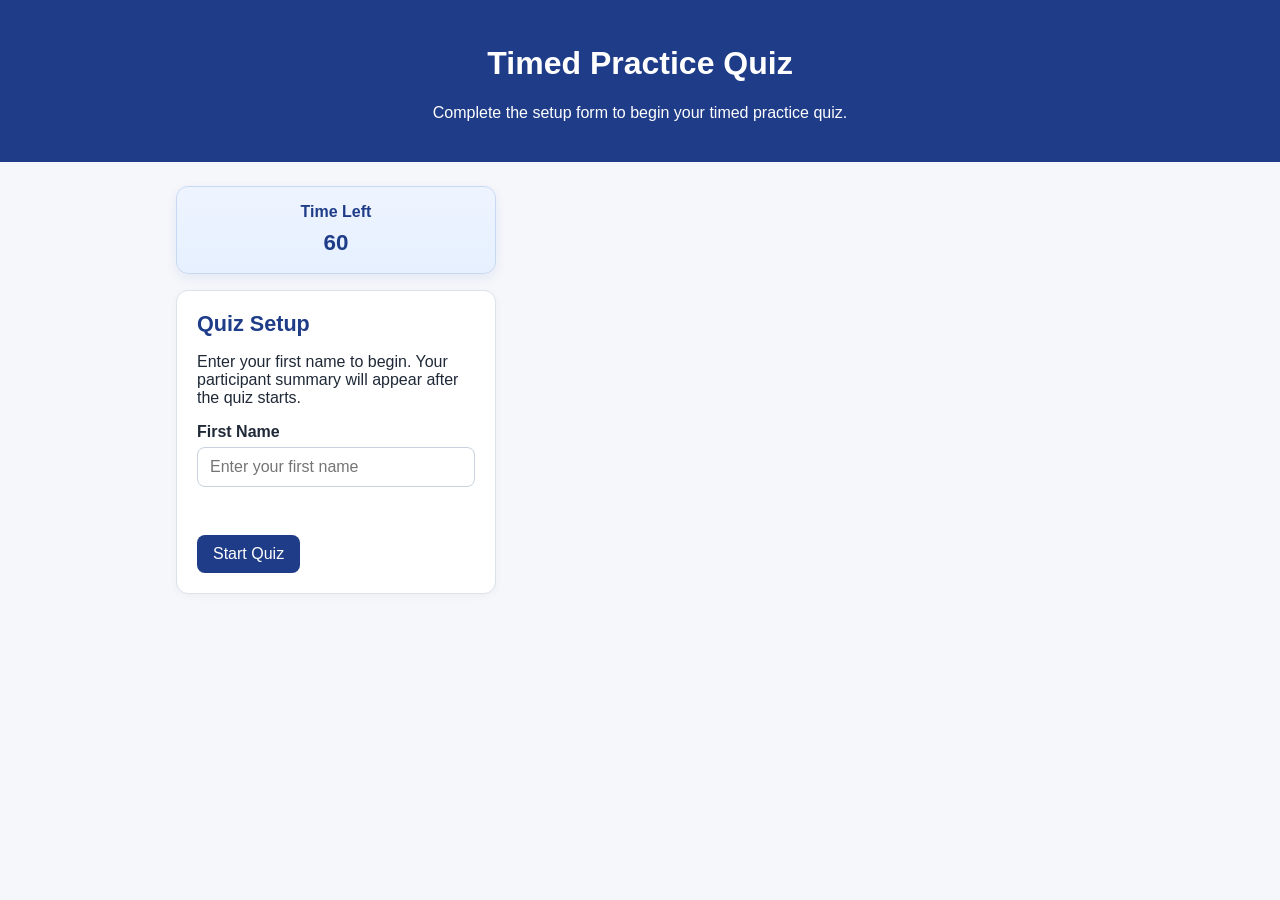
<file: week-7/project7/index.html>
<!-- ==================================================
     Timed Practice Quiz Application
     ==================================================
     This HTML document provides a timed math quiz interface.
     - Participants enter their first name to start
     - A countdown timer tracks remaining quiz time
     - Users answer 5 math problems
     - Results display showing total correct answers
     ================================================== -->

<!doctype html>
<html lang="en">
  <head>
    <meta charset="utf-8" />
    <meta name="viewport" content="width=device-width,initial-scale=1.0" />
    <title>Timed Practice Quiz</title>
    <link rel="stylesheet" href="styles.css" />
    <script src="app.js" defer></script>
  </head>
  <body>
    <header>
      <h1>Timed Practice Quiz</h1>
      <p>Complete the setup form to begin your timed practice quiz.</p>
    </header>

    <main>
      <div class="app-grid">
        <aside class="sidebar">
          <!-- Countdown timer moved to the sidebar above setup form -->
          <div class="timer-box">
            <span class="timer-label">Time Left</span>
            <input id="quizClock" value="60" readonly aria-label="Time left in seconds" />
          </div>

          <section class="setup-section">
            <h2>Quiz Setup</h2>

            <p class="section-note">
              Enter your first name to begin. Your participant summary will
              appear after the quiz starts.
            </p>

            <form id="quizSetup" novalidate>
              <div class="form-row">
                <label for="firstName">First Name</label>
                <input
                  type="text"
                  id="firstName"
                  name="firstName"
                  placeholder="Enter your first name"
                  required
                />
              </div>

              <p id="errorBox" class="error-box"></p>

              <div class="form-actions">
                <button type="submit" id="startQuizBtn">Start Quiz</button>
              </div>
            </form>
          </section>

          <section id="summarySection" class="summary-section hidden">
            <h2>Participant Summary</h2>
            <div class="summary-grid">
              <p>
                <strong>First Name:</strong>
                <span id="summaryFirstName"></span>
              </p>
            </div>
          </section>
        </aside>

        <section id="quizSection" class="quiz-section hidden">
          <div class="quiz-header">
            <div>
              <h2>Quiz Questions</h2>
              <p class="section-note">
                Answer each question before the timer reaches zero.
              </p>
            </div>
          </div>

          <div id="quizQuestions" class="questions-list">
            <div class="question-row">
              <div class="question-content">
                <div class="question-label">Question 1</div>
                <div class="question-text">
                  <label for="question1">5 + 2x = 25</label>
                </div>
                <div class="question-input">
                  <input id="question1" type="text" aria-label="Answer for question 1" />
                </div>
              </div>
            </div>

            <div class="question-row">
              <div class="question-content">
                <div class="question-label">Question 2</div>
                <div class="question-text">
                  <label for="question2">30 - 5x = 10</label>
                </div>
                <div class="question-input">
                  <input id="question2" type="text" aria-label="Answer for question 2" />
                </div>
              </div>
            </div>

            <div class="question-row">
              <div class="question-content">
                <div class="question-label">Question 3</div>
                <div class="question-text">
                  <label for="question3">6 + 3x = -12</label>
                </div>
                <div class="question-input">
                  <input id="question3" type="text" aria-label="Answer for question 3" />
                </div>
              </div>
            </div>

            <div class="question-row">
              <div class="question-content">
                <div class="question-label">Question 4</div>
                <div class="question-text">
                  <label for="question4">44 - 12x = -16</label>
                </div>
                <div class="question-input">
                  <input id="question4" type="text" aria-label="Answer for question 4" />
                </div>
              </div>
            </div>

            <div class="question-row">
              <div class="question-content">
                <div class="question-label">Question 5</div>
                <div class="question-text">
                  <label for="question5">48 + 6x = 6</label>
                </div>
                <div class="question-input">
                  <input id="question5" type="text" aria-label="Answer for question 5" />
                </div>
              </div>
            </div>
          </div>
        </section>
      </div>

      <section id="resultsSection" class="results-section hidden">
        <h2>Quiz Results</h2>
        <p id="resultsMessage"></p>
      </section>
    </main>
  </body>
</html>
</file>
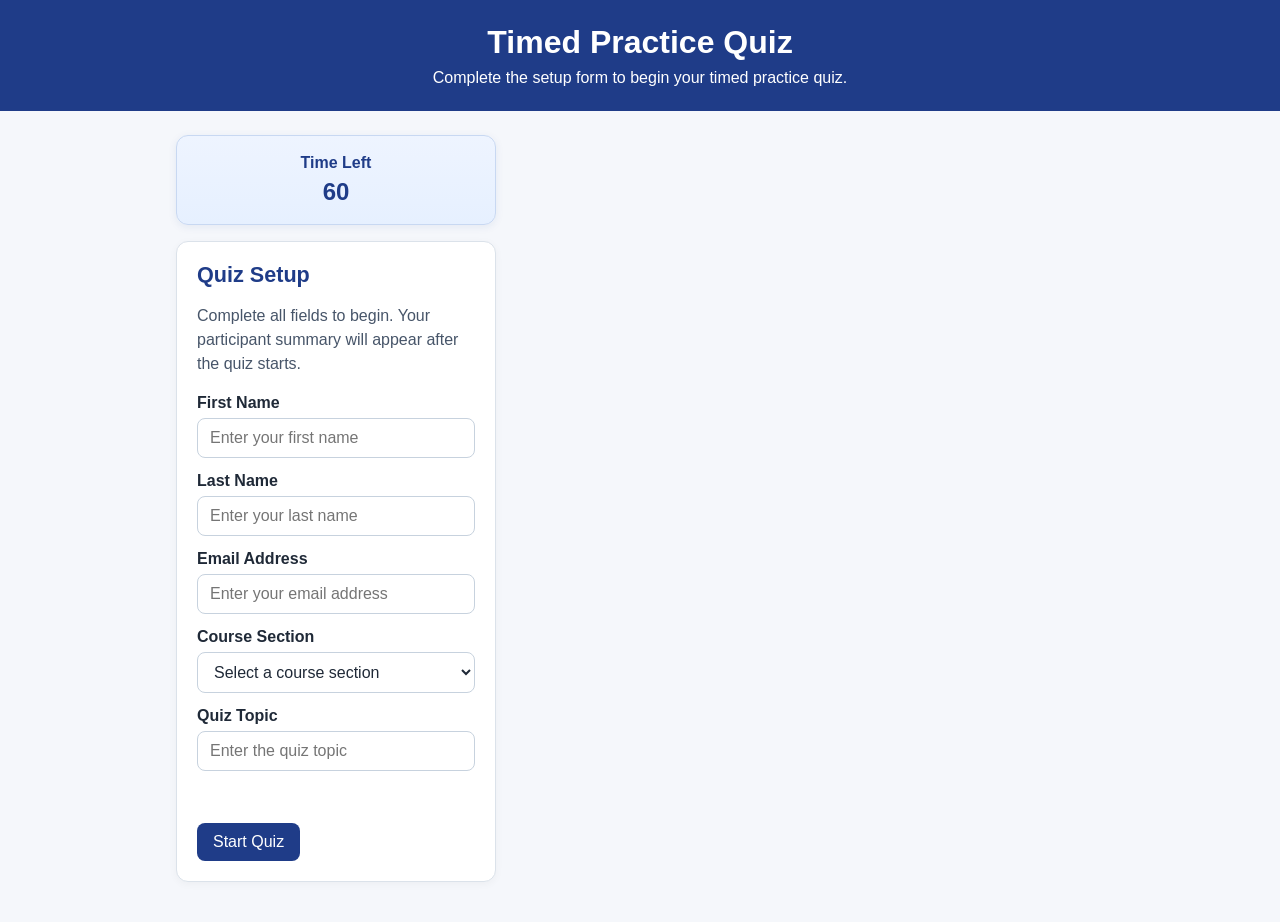
<file: week-8/project8/index.html>
<!-- ==================================================
     Timed Practice Quiz Application
     ==================================================
     This HTML document provides a timed math quiz interface.
     - Participants enter setup information before starting
     - A countdown timer tracks remaining quiz time
     - Users answer 5 math problems
     - Results display showing total correct answers
     ================================================== -->

<!doctype html>
<html lang="en">
  <head>
    <meta charset="utf-8" />
    <meta name="viewport" content="width=device-width,initial-scale=1.0" />
    <title>Timed Practice Quiz</title>
    <link rel="stylesheet" href="styles.css" />
    <script src="app.js" defer></script>
  </head>
  <body>
    <header>
      <h1>Timed Practice Quiz</h1>
      <p>Complete the setup form to begin your timed practice quiz.</p>
    </header>

    <main>
      <div class="app-grid">
        <aside class="sidebar">
          <!-- Countdown timer remains in the sidebar and is visually grouped with it -->
          <div class="timer-box">
            <span class="timer-label">Time Left</span>
            <input id="quizClock" value="60" readonly aria-label="Time left in seconds" />
          </div>

          <section class="setup-section">
            <h2>Quiz Setup</h2>

            <p class="section-note">
              Complete all fields to begin. Your participant summary will
              appear after the quiz starts.
            </p>

            <form id="quizSetup" novalidate>
              <div class="form-row">
                <label for="firstName">First Name</label>
                <input
                  type="text"
                  id="firstName"
                  name="firstName"
                  placeholder="Enter your first name"
                  autocomplete="given-name"
                  required
                />
              </div>

              <div class="form-row">
                <label for="lastName">Last Name</label>
                <input
                  type="text"
                  id="lastName"
                  name="lastName"
                  placeholder="Enter your last name"
                  autocomplete="family-name"
                  required
                />
              </div>

              <div class="form-row">
                <label for="emailAddress">Email Address</label>
                <input
                  type="email"
                  id="emailAddress"
                  name="emailAddress"
                  placeholder="Enter your email address"
                  autocomplete="email"
                  required
                />
              </div>

              <div class="form-row">
                <label for="courseSection">Course Section</label>
                <select id="courseSection" name="courseSection" required>
                  <option value="">Select a course section</option>
                  <option value="WEB 231">WEB 231</option>
                  <option value="WEB 330">WEB 330</option>
                  <option value="WEB 340">WEB 340</option>
                  <option value="WEB 425">WEB 425</option>
                </select>
              </div>

              <div class="form-row">
                <label for="quizTopic">Quiz Topic</label>
                <input
                  type="text"
                  id="quizTopic"
                  name="quizTopic"
                  placeholder="Enter the quiz topic"
                  required
                />
              </div>

              <p id="errorBox" class="error-box" aria-live="polite"></p>

              <div class="form-actions">
                <button type="submit" id="startQuizBtn">Start Quiz</button>
              </div>
            </form>
          </section>

          <section id="summarySection" class="summary-section hidden">
            <h2>Participant Summary</h2>
            <div class="summary-grid">
              <p>
                <strong>First Name:</strong>
                <span id="summaryFirstName"></span>
              </p>
              <p>
                <strong>Last Name:</strong>
                <span id="summaryLastName"></span>
              </p>
              <p>
                <strong>Email Address:</strong>
                <span id="summaryEmailAddress"></span>
              </p>
              <p>
                <strong>Course Section:</strong>
                <span id="summaryCourseSection"></span>
              </p>
              <p>
                <strong>Quiz Topic:</strong>
                <span id="summaryQuizTopic"></span>
              </p>
            </div>
          </section>
        </aside>

        <section id="quizSection" class="quiz-section hidden">
          <div class="quiz-header">
            <div>
              <h2>Quiz Questions</h2>
              <p class="section-note">
                Answer each question before the timer reaches zero.
              </p>
            </div>
          </div>

          <div id="quizQuestions" class="questions-list">
            <div class="question-row">
              <div class="question-content">
                <div class="question-label">Question 1</div>
                <div class="question-text">
                  <label for="question1">5 + 2x = 25</label>
                </div>
                <div class="question-input">
                  <input id="question1" type="text" aria-label="Answer for question 1" />
                </div>
              </div>
            </div>

            <div class="question-row">
              <div class="question-content">
                <div class="question-label">Question 2</div>
                <div class="question-text">
                  <label for="question2">30 - 5x = 10</label>
                </div>
                <div class="question-input">
                  <input id="question2" type="text" aria-label="Answer for question 2" />
                </div>
              </div>
            </div>

            <div class="question-row">
              <div class="question-content">
                <div class="question-label">Question 3</div>
                <div class="question-text">
                  <label for="question3">6 + 3x = -12</label>
                </div>
                <div class="question-input">
                  <input id="question3" type="text" aria-label="Answer for question 3" />
                </div>
              </div>
            </div>

            <div class="question-row">
              <div class="question-content">
                <div class="question-label">Question 4</div>
                <div class="question-text">
                  <label for="question4">44 - 12x = -16</label>
                </div>
                <div class="question-input">
                  <input id="question4" type="text" aria-label="Answer for question 4" />
                </div>
              </div>
            </div>

            <div class="question-row">
              <div class="question-content">
                <div class="question-label">Question 5</div>
                <div class="question-text">
                  <label for="question5">48 + 6x = 6</label>
                </div>
                <div class="question-input">
                  <input id="question5" type="text" aria-label="Answer for question 5" />
                </div>
              </div>
            </div>
          </div>
        </section>
      </div>

      <section id="resultsSection" class="results-section hidden">
        <h2>Quiz Results</h2>
        <p id="resultsMessage"></p>
      </section>
    </main>
  </body>
</html>
</file>
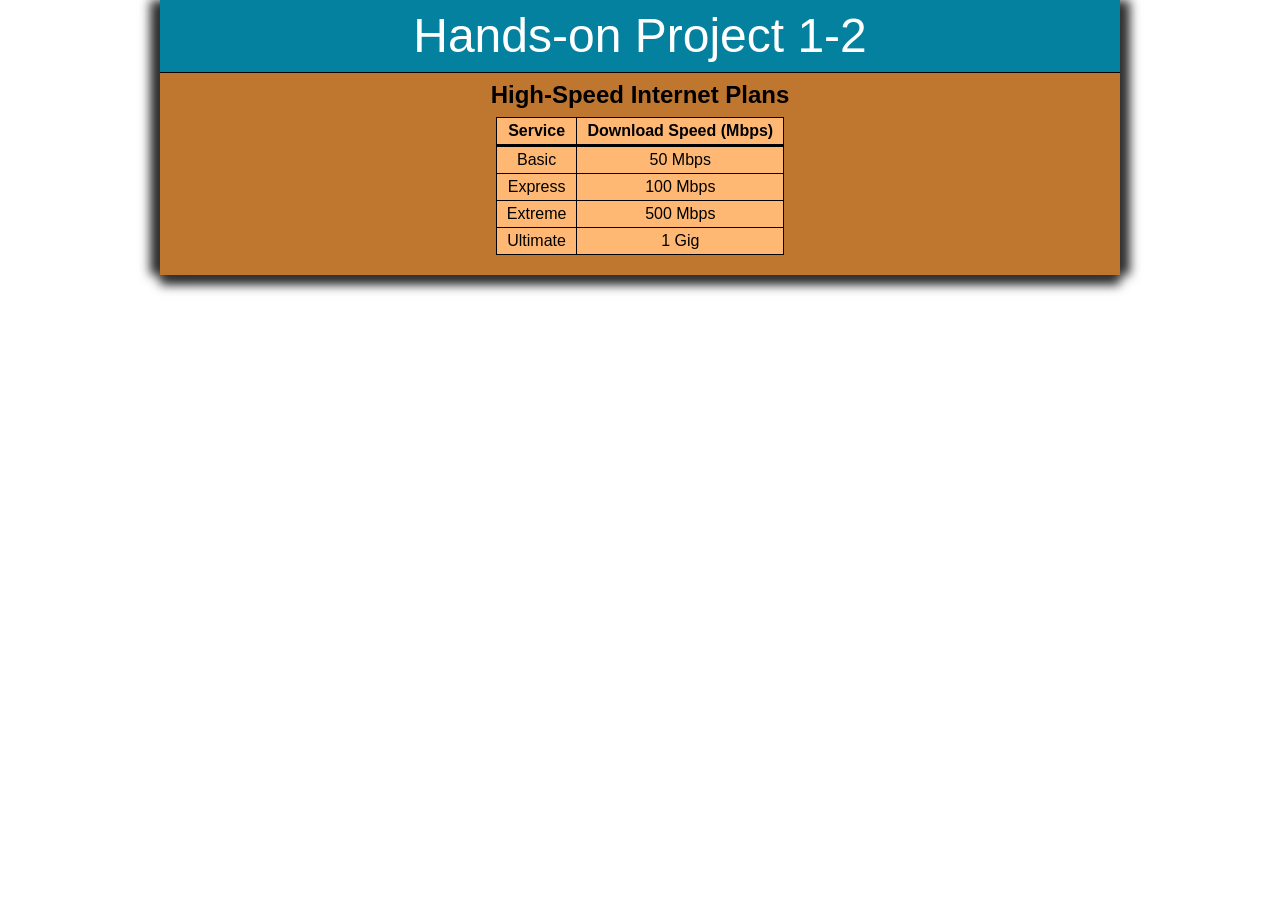
<file: week-1/project1/project01-02.html>
<!DOCTYPE html>
<html>
<head>
   <!--
      JavaScript 7th Edition
      Chapter 1
      Hands-on Project 1-2

      Author: Ammar Ahmed
      Date:   08/10/2026

      Filename: project01-02.html
   -->
   <meta charset="utf-8" />
   <meta name="viewport" content="width=device-width,initial-scale=1.0">
   <title>Hands-on Project 1-2</title>
   <link rel="stylesheet" href="styles.css" />
   <script src="project01-02.js"></script>
</head>

<body>
   <header>
      <h1>
         Hands-on Project 1-2
      </h1>
   </header>

   <article>
      <h2>High-Speed Internet Plans</h2>

      <table>
         <thead>
            <tr>
               <th>Service</th>
               <th>Download Speed (Mbps)</th>
            </tr>
         </thead>
         <tbody>
            <tr>
               <td>
                  <script>document.write(service1Name);</script>
               </td>
               <td>
                  <script>document.write(service1Speed);</script>
               </td>
            </tr>
            <tr>
               <td>
                  <script>document.write(service2Name);</script>
               </td>
               <td>
                  <script>document.write(service2Speed);</script>
               </td>
            </tr>
            <tr>
               <td>
                  <script>document.write(service3Name);</script>
               </td>
               <td>
                  <script>document.write(service3Speed);</script>
               </td>
            </tr>
            <tr>
               <td>
                  <script>document.write(service4Name);</script>
               </td>
               <td>
                  <script>document.write(service4Speed);</script>
               </td>
            </tr>
         </tbody>
      </table>
   </article>
</body>
</html>
</file>
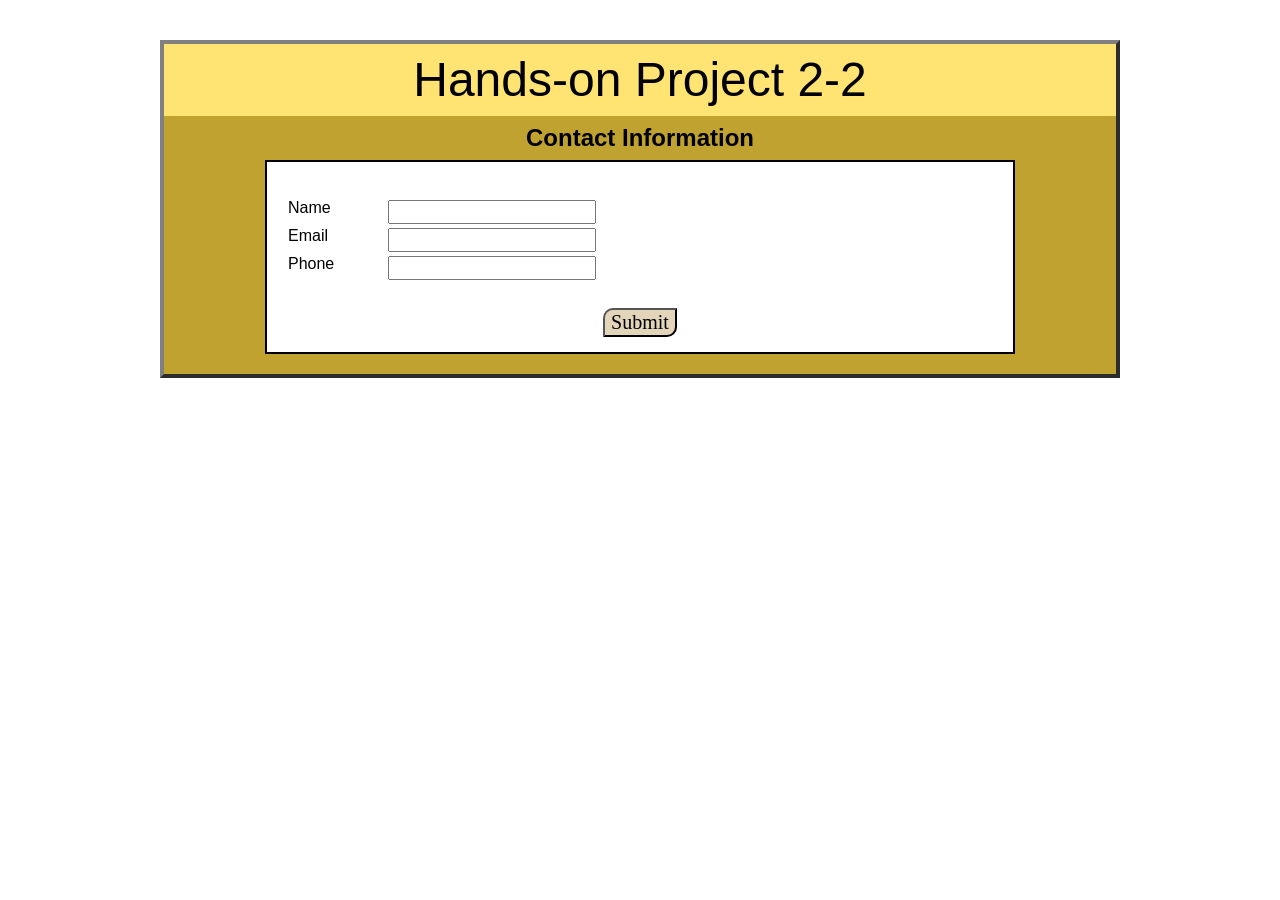
<file: week-2/project2/project02-02.html>
<!DOCTYPE html>
<html>
<head>
   <!--
      JavaScript 7th Edition
      Chapter 2
      Hands-on Project 2-2

      Author: Ammar Ahmed
      Date:   08/18/2026

      Filename: project02-02.html
   -->
   <meta charset="utf-8" />
   <meta name="viewport" content="width=device-width,initial-scale=1.0">
   <title>Hands-on Project 2-2</title>
   <link rel="stylesheet" href="styles.css" />
   <script src="project02-02.js" defer></script>
</head>

<body>
   <header>
      <h1>
         Hands-on Project 2-2
      </h1>
   </header>

   <article>
      <h2>Contact Information</h2>
      <form>
        <fieldset id="contactinfo">
          <label for="nameinput">
            Name
            <input type="text" id="name" name="name" />
          </label>
          <label for="emailinput">
            Email
            <input type="text" id="email" name="email" />
          </label>
          <label for="phoneinput">
            Phone
            <input type="text" id="phone" name="phone" />
          </label>
        </fieldset>
        <fieldset id="submitbutton">
          <input type="button" id="submit" value="Submit" />
        </fieldset>
     </form>
   </article>
</body>
</html>
</file>
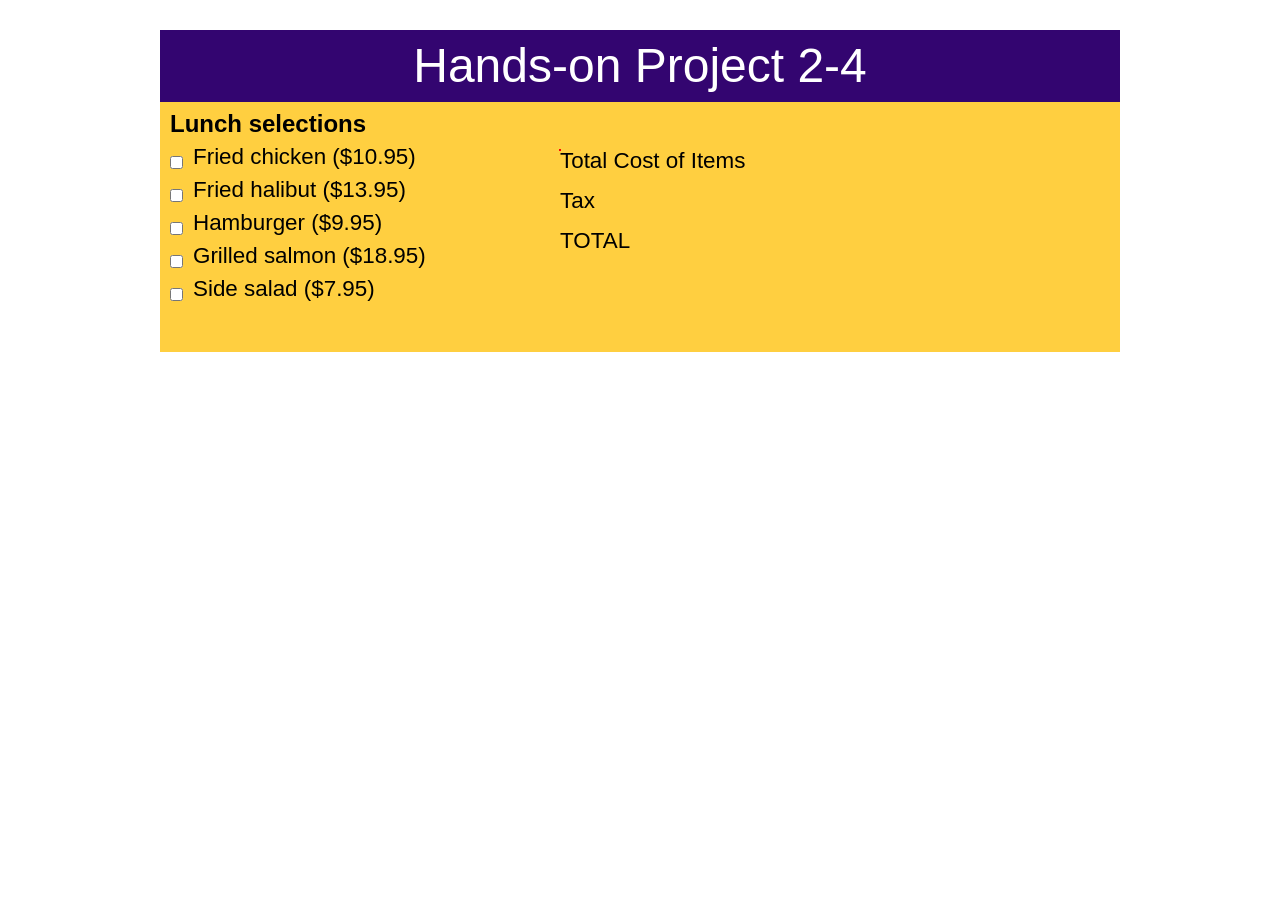
<file: week-3/project3/project02-04.html>
<!DOCTYPE html>
<html>
<head>
   <!--
      JavaScript 6th Edition
      Chapter 2
      Hands-on Project 2-4

      Author: Ammar Ahmed
      Date:   08/24/2026

      Filename: project02-04.html
   -->
   <meta charset="utf-8" />
   <meta name="viewport" content="width=device-width,initial-scale=1.0">
   <title>Hands-on Project 2-4</title>
   <link rel="stylesheet" href="styles.css" />
   <script src="project02-04.js" defer></script>
</head>

<body>
   <header>
      <h1>
         Hands-on Project 2-4
      </h1>
   </header>

   <article>
      <h2>Lunch selections</h2>
      <form>
         <input type="checkbox" id="chicken" value="10.95" />
         <label for="chicken">Fried chicken ($10.95)</label>
         <input type="checkbox" id="halibut" value="13.95" />
         <label for="halibut">Fried halibut ($13.95)</label>
         <input type="checkbox" id="burger" value="9.95" />
         <label for="burger">Hamburger ($9.95)</label>
         <input type="checkbox" id="salmon" value="18.95" />
         <label for="salmon">Grilled salmon ($18.95)</label>
         <input type="checkbox" id="salad" value="7.95" />
         <label for="salad">Side salad ($7.95)</label>
      </form>
   </article>
   
   <aside>
      <span id="totalLab">Total Cost of Items</span>
      <span id="foodTotal"></span>
      <span id="taxLab">Tax</span>
      <span id="foodTax"></span>
      <span id="billLab">TOTAL</span>
      <span id="totalBill"></span>       
      
   </aside>
</body>
</html>
</file>
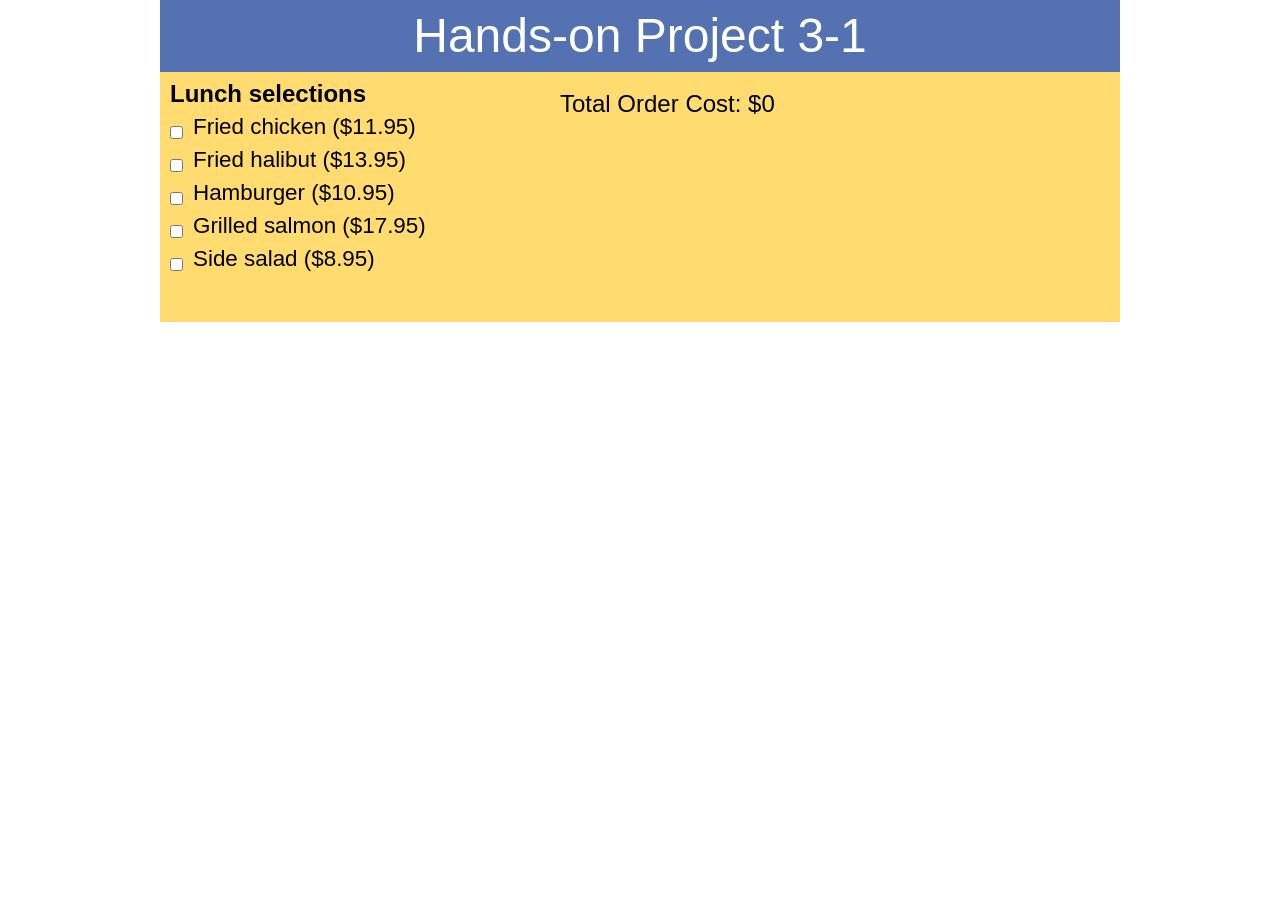
<file: week-4/project4/project03-01.html>
<!DOCTYPE html>
<html>
<head>
   <!--
      JavaScript 7th Edition
      Chapter 3
      Hands-on Project 3-1

      Author: Ammar Ahmed
      Date: 08/31/2026

      Filename: project03-01.html
   -->

   <meta charset="utf-8" />
   <meta name="viewport" content="width=device-width,initial-scale=1.0">
   <title>Hands-on Project 3-1</title>
   <link rel="stylesheet" href="styles.css" />
   <script src="project03-01.js" defer></script>
</head>

<body>
<header>
   <h1>
      Hands-on Project 3-1
   </h1>
</header>

<article>
   <h2>Lunch selections</h2>

   <form>
      <input type="checkbox" class="menuItem" id="item1" value="11.95" />
      <label for="item1">Fried chicken ($11.95)</label>

      <input type="checkbox" class="menuItem" id="item2" value="13.95" />
      <label for="item2">Fried halibut ($13.95)</label>

      <input type="checkbox" class="menuItem" id="item3" value="10.95" />
      <label for="item3">Hamburger ($10.95)</label>

      <input type="checkbox" class="menuItem" id="item4" value="17.95" />
      <label for="item4">Grilled salmon ($17.95)</label>

      <input type="checkbox" class="menuItem" id="item5" value="8.95" />
      <label for="item5">Side salad ($8.95)</label>
   </form>

   <aside>
      Total Order Cost: <span id="billTotal">$0</span>
   </aside>
</article>
</body>
</html>
</file>
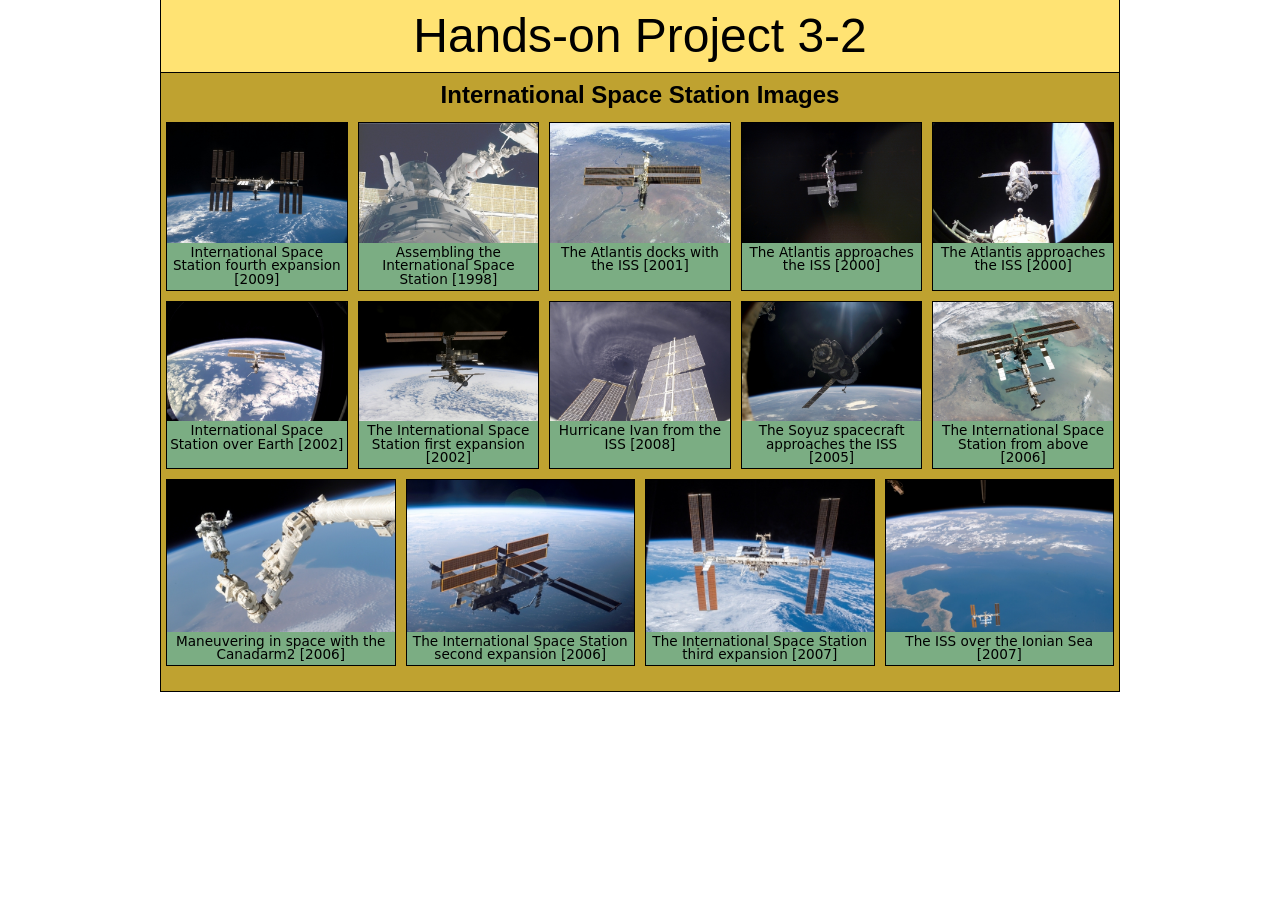
<file: week-5/project5/project03-02.html>
<!DOCTYPE html>
<html>
<head>
   <!--
      JavaScript 7th Edition
      Chapter 3
      Hands-on Project 3-2

      Author: Ammar Ahmed
      Date:   09/10/2026

      Filename: project03-02.html
   -->
   <meta charset="utf-8" />
   <meta name="viewport" content="width=device-width,initial-scale=1.0">
   <title>Hands-on Project 3-2</title>
   <link rel="stylesheet" href="styles.css" />
   <script src="project03-02.js" defer></script>
</head>

<body>
   <header>
      <h1>
         Hands-on Project 3-2
      </h1>
   </header>

   <article>
      <h2>International Space Station Images</h2>
      <div id="gallery"></div>
   </article>
</body>
</html>
</file>
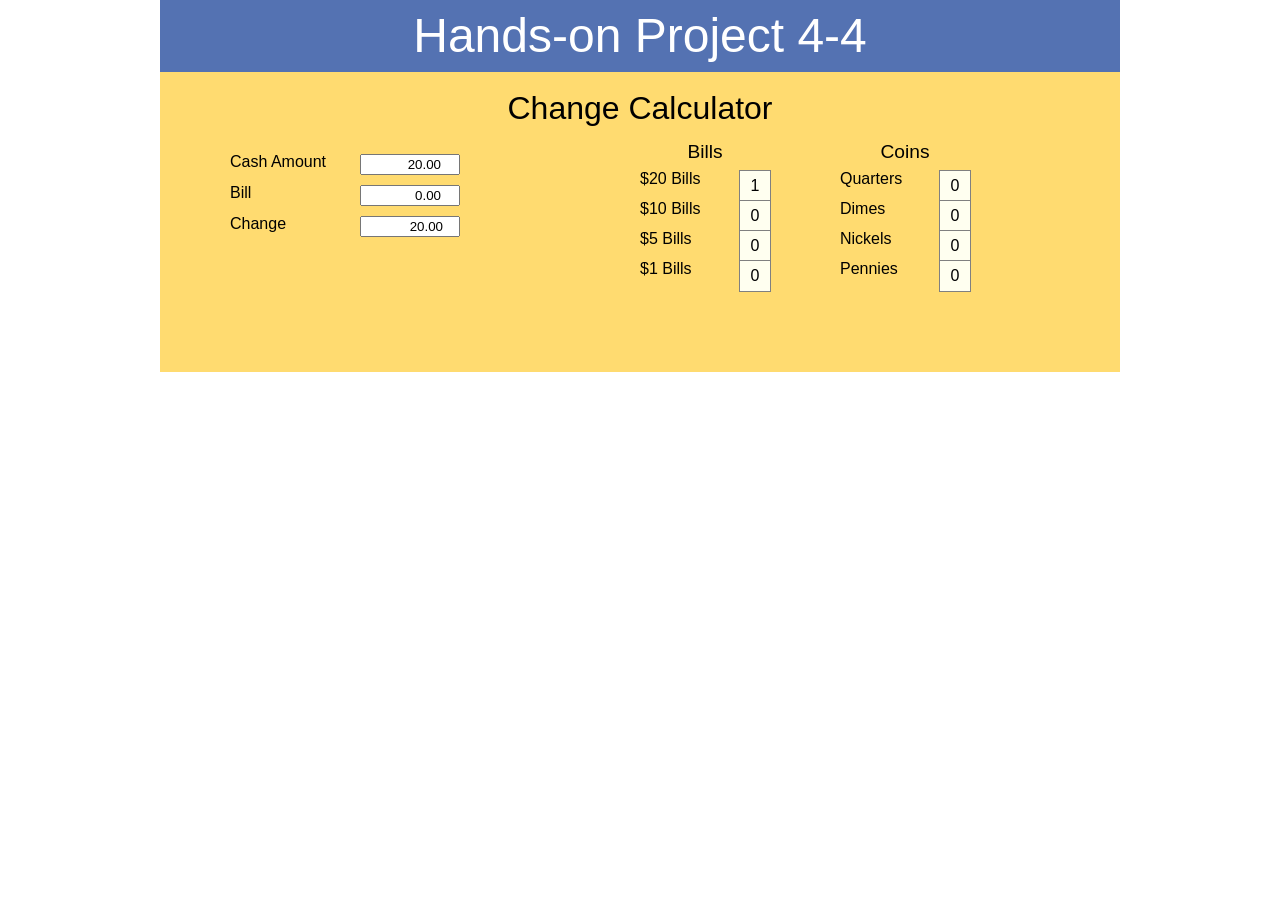
<file: week-6/project6/project04-04.html>
<!DOCTYPE html>
<html>
<head>
   <!--
      JavaScript 7th Edition
      Chapter 4
      Hands-on Project 4-4

      Author: Ammar Ahmed
      Date: 09/14/2026

      Filename: project04-04.html
   -->
   <meta charset="utf-8" />
   <meta name="viewport" content="width=device-width,initial-scale=1.0">
   <title>Hands-on Project 4-4</title>
   <link rel="stylesheet" href="styles.css" />
   <script src="project04-04.js" defer></script>
</head>

<body>
   <header>
      <h1>
         Hands-on Project 4-4
      </h1>
   </header>

   <article>
      <h2>Change Calculator</h2>
      
      <label for="cash">Cash Amount</label>
      <input id="cash" type="number" min="0" max="100" step="0.01" value="20.00" />

      <label for="bill">Bill</label>
      <input id="bill" type="number" min="0" max="100" step="0.01" value="0.00" />
      
      <label for="change">Change</label>
      <input id="change" value="20.00" readonly />
      
      <div id="warning"></div>
      
      <aside id="bills">
         <h2>Bills</h2>
         <div>$20 Bills</div><div id="bill20">1</div>
         <div>$10 Bills</div><div id="bill10">0</div>    
         <div>$5 Bills</div><div id="bill5">0</div>  
         <div>$1 Bills </div><div id="bill1">0</div>          
      </aside>
      <aside id="coins">
         <h2>Coins</h2>
         <div>Quarters</div><div id="coin25">0</div>
         <div>Dimes</div><div id="coin10">0</div>          
         <div>Nickels</div><div id="coin5">0</div> 
         <div>Pennies</div><div id="coin1">0</div>          
      </aside>      
   </article>
   
</body>
</html>
</file>
<file: week-7/project7/styles.css>
/* ==================================================
   TIMED PRACTICE QUIZ - STYLESHEET
   ================================================== */

* {
  box-sizing: border-box;
}

body {
  margin: 0;
  font-family: Arial, Helvetica, sans-serif;
  background: #f5f7fb;
  color: #1f2937;
}

header {
  background: #1f3c88;
  color: #fff;
  padding: 24px 16px;
  text-align: center;
}

main {
  max-width: 960px;
  margin: 0 auto;
  padding: 24px 16px 40px;
}

.app-grid {
  display: grid;
  grid-template-columns: 320px 1fr;
  gap: 20px;
  align-items: start;
}

.sidebar .timer-box,
.sidebar .setup-section,
.sidebar .summary-section {
  margin-bottom: 16px;
}

section {
  background: #ffffff;
  border: 1px solid #dbe2ea;
  border-radius: 12px;
  padding: 20px;
  margin-bottom: 20px;
  box-shadow: 0 2px 8px rgba(0, 0, 0, 0.04);
}

h2 {
  margin-top: 0;
  margin-bottom: 16px;
  font-size: 1.35rem;
  color: #1f3c88;
}

.form-row,
.question-row {
  margin-bottom: 14px;
}

label {
  display: block;
  margin-bottom: 6px;
  font-weight: 600;
}

input[type="text"],
select {
  width: 100%;
  max-width: 320px;
  padding: 10px 12px;
  border: 1px solid #c7d2de;
  border-radius: 8px;
  font-size: 1rem;
  background: #fff;
}

.question-input input[type="text"],
.question-row input[type="text"] {
  max-width: 140px;
  width: 100%;
  padding: 8px 10px;
  font-size: 1rem;
}

button {
  background: #1f3c88;
  color: #fff;
  border: none;
  border-radius: 8px;
  padding: 10px 16px;
  font-size: 1rem;
  cursor: pointer;
}

button:hover {
  background: #17306f;
}

.error-box {
  min-height: 22px;
  color: #b42318;
  font-weight: 600;
  margin: 8px 0 12px;
}

.summary-section p,
.results-section p {
  margin: 8px 0;
}

.quiz-header {
  margin-bottom: 18px;
}

.timer-box {
  width: 100%;
  padding: 16px 14px;
  text-align: center;
  border-radius: 12px;
  background: linear-gradient(180deg, #eef4ff 0%, #e6f0ff 100%);
  border: 1px solid #c8d8f2;
  box-shadow: 0 4px 12px rgba(31, 60, 136, 0.08);
}

.timer-label {
  display: block;
  margin-bottom: 8px;
  font-weight: 600;
  color: #1f3c88;
}

#quizClock {
  width: 80px;
  text-align: center;
  font-size: 1.4rem;
  font-weight: bold;
  border: none;
  background: transparent;
  color: #1f3c88;
}

.questions-list {
  display: grid;
  grid-template-columns: 1fr;
  gap: 12px;
}

.question-row {
  padding: 14px;
  border: 1px solid #e5e7eb;
  border-radius: 10px;
  background: #fafbfc;
}

.question-content {
  display: flex;
  flex-direction: column;
  align-items: flex-start;
  gap: 8px;
  padding: 14px;
  border: 1px solid #e5e7eb;
  border-radius: 10px;
  background: #fff;
}

.question-label {
  font-size: 0.8rem;
  font-weight: 700;
  text-transform: uppercase;
  letter-spacing: 0.04em;
  color: #64748b;
}

.question-text {
  width: 100%;
  font-weight: 600;
  color: #0f172a;
}

.question-text label {
  margin-bottom: 0;
}

.question-input {
  width: 100%;
  display: flex;
  align-items: center;
}

.question-row input.wronganswer {
  background: #fde8e8;
  border-color: #f5a5a5;
  color: #991b1b;
}

.hidden {
  display: none;
}

@media (max-width: 800px) {
  .app-grid {
    grid-template-columns: 1fr;
  }

  .timer-box {
    margin-top: 0;
    min-width: 0;
  }
}
</file>
<file: week-8/project8/styles.css>
/* ==================================================
   TIMED PRACTICE QUIZ - STYLESHEET
   ================================================== */

* {
  box-sizing: border-box;
}

body {
  margin: 0;
  font-family: Arial, Helvetica, sans-serif;
  background: #f5f7fb;
  color: #1f2937;
}

header {
  background: #1f3c88;
  color: #fff;
  padding: 24px 16px;
  text-align: center;
}

header h1,
header p {
  margin-left: auto;
  margin-right: auto;
}

header h1 {
  margin-top: 0;
  margin-bottom: 8px;
}

header p {
  margin-top: 0;
  margin-bottom: 0;
}

main {
  max-width: 960px;
  margin: 0 auto;
  padding: 24px 16px 40px;
}

.app-grid {
  display: grid;
  grid-template-columns: 320px minmax(0, 1fr);
  gap: 20px;
  align-items: start;
}

.sidebar {
  display: flex;
  flex-direction: column;
  gap: 16px;
}

section {
  background: #ffffff;
  border: 1px solid #dbe2ea;
  border-radius: 12px;
  padding: 20px;
  margin-bottom: 20px;
  box-shadow: 0 2px 8px rgba(0, 0, 0, 0.04);
}

.sidebar section {
  margin-bottom: 0;
}

h2 {
  margin-top: 0;
  margin-bottom: 16px;
  font-size: 1.35rem;
  color: #1f3c88;
}

.section-note {
  margin-top: 0;
  margin-bottom: 18px;
  line-height: 1.5;
  color: #475569;
}

#quizSetup {
  display: grid;
  gap: 14px;
}

.form-row {
  margin: 0;
}

label {
  display: block;
  margin-bottom: 6px;
  font-weight: 600;
}

input[type="text"],
input[type="email"],
select {
  width: 100%;
  max-width: 100%;
  padding: 10px 12px;
  border: 1px solid #c7d2de;
  border-radius: 8px;
  font-size: 1rem;
  background: #fff;
  color: #1f2937;
}

input[type="text"]:focus,
input[type="email"]:focus,
select:focus {
  outline: 2px solid #b9cdf6;
  outline-offset: 1px;
  border-color: #1f3c88;
}

button {
  background: #1f3c88;
  color: #fff;
  border: none;
  border-radius: 8px;
  padding: 10px 16px;
  font-size: 1rem;
  cursor: pointer;
}

button:hover {
  background: #17306f;
}

.error-box {
  min-height: 22px;
  color: #b42318;
  font-weight: 600;
  margin: 0;
}

.form-actions {
  margin-top: 2px;
}

.summary-grid {
  display: grid;
  gap: 8px;
}

.summary-section p,
.results-section p {
  margin: 0;
  line-height: 1.45;
  overflow-wrap: anywhere;
}

.quiz-header {
  margin-bottom: 18px;
}

/* The timer now uses the same card rhythm as the other sidebar content. */
.timer-box {
  width: 100%;
  padding: 18px 16px;
  text-align: center;
  border-radius: 12px;
  background: linear-gradient(180deg, #eef4ff 0%, #e6f0ff 100%);
  border: 1px solid #c8d8f2;
  box-shadow: 0 2px 8px rgba(31, 60, 136, 0.08);
}

.timer-label {
  display: block;
  margin-bottom: 6px;
  font-weight: 700;
  color: #1f3c88;
}

#quizClock {
  width: 80px;
  padding: 0;
  text-align: center;
  font-size: 1.5rem;
  font-weight: bold;
  border: none;
  background: transparent;
  color: #1f3c88;
}

.questions-list {
  display: grid;
  grid-template-columns: 1fr;
  gap: 16px;
}

/* One visual card per question avoids the double-boxed Week 7 layout. */
.question-row {
  margin: 0;
  padding: 18px;
  border: 1px solid #e2e8f0;
  border-radius: 10px;
  background: #fafbfc;
}

.question-content {
  display: flex;
  flex-direction: column;
  align-items: stretch;
  gap: 10px;
  padding: 0;
  border: 0;
  border-radius: 0;
  background: transparent;
}

.question-label {
  font-size: 0.8rem;
  font-weight: 700;
  text-transform: uppercase;
  letter-spacing: 0.04em;
  color: #64748b;
}

.question-text {
  width: 100%;
  font-weight: 600;
  color: #0f172a;
}

.question-text label {
  margin-bottom: 0;
  line-height: 1.4;
}

.question-input {
  width: 100%;
  display: flex;
  align-items: center;
}

.question-input input[type="text"],
.question-row input[type="text"] {
  width: 100%;
  max-width: 160px;
  padding: 9px 10px;
  font-size: 1rem;
}

.question-row input.wronganswer {
  background: #fde8e8;
  border-color: #f5a5a5;
  color: #991b1b;
}

.hidden {
  display: none;
}

@media (max-width: 800px) {
  .app-grid {
    grid-template-columns: 1fr;
  }

  .sidebar {
    width: 100%;
  }

  .timer-box {
    min-width: 0;
  }
}

@media (max-width: 480px) {
  main {
    padding: 16px 12px 32px;
  }

  section,
  .timer-box {
    padding: 16px;
  }

  .question-row {
    padding: 14px;
  }

  .question-input input[type="text"],
  .question-row input[type="text"] {
    max-width: 100%;
  }
}
</file>
<file: week-1/project1/styles.css>
/*  JavaScript 7th Edition
    Chapter 1
    Hands-on Project 1-2 

    Filename: styles.css
*/

/* apply a natural box layout model to all elements */
* {
   -moz-box-sizing: border-box;
   -webkit-box-sizing: border-box;
   box-sizing: border-box;
}

/* reset rules */
html, body, div, span, applet, object, iframe,
h1, h2, h3, h4, h5, h6, p, blockquote, pre,
a, abbr, acronym, address, big, cite, code,
del, dfn, em, img, ins, kbd, q, s, samp,
small, strike, strong, sub, sup, tt, var,
b, u, i, center,
dl, dt, dd, ol, ul, li,
fieldset, form, label, legend,
table, caption, tbody, tfoot, thead, tr, th, td,
article, aside, canvas, details, embed, 
figure, figcaption, footer, header, hgroup, 
menu, nav, output, ruby, section, summary,
time, mark, audio, video {
   margin: 0;
   padding: 0;
   border: 0;
   font-size: 100%;
   font: inherit;
   vertical-align: baseline;
}

/* HTML5 display-role reset for older browsers */
article, aside, details, figcaption, figure, 
footer, header, hgroup, menu, nav, section {
   display: block;
}

body {
   line-height: 1;
   max-width: 960px;
   background: white;
   margin: 0 auto;
   font-family: Arial, Helvetica, sans-serif; 
   -webkit-box-shadow: 10px 0px 10px rgba(50, 50, 50, 1),
                       0px 10px 10px rgba(50, 50, 50, 1),
                       -10px 0px 10px rgba(50, 50, 50, 1);
   -moz-box-shadow:    10px 0px 10px rgba(50, 50, 50, 1),
                       0px 10px 10px rgba(50, 50, 50, 1),
                       -10px 0px 10px rgba(50, 50, 50, 1);
   box-shadow:         10px 0px 10px rgba(50, 50, 50, 1),
                       0px 10px 10px rgba(50, 50, 50, 1),
                       -10px 0px 10px rgba(50, 50, 50, 1);
}

ol, ul {
   list-style: none;
}

/* page header */
header {
   background: #04819E;
   width: 100%;
   color: #FFFFFF;
   font-size: 48px;
   text-align: center;
   line-height: 1.5em;
   border-bottom: 1px solid black;
}

/* main content */
article {
   width: 960px;
   text-align: center;
   background: #BF7730;
   padding-bottom: 20px;
}

article h2 {
   font-weight: bold;
   font-size: 24px;
   padding: 10px;
}

article table {
   margin: 0 auto;
   border: 1px solid black;
   border-collapse: collapse;
   background: #FFB873;
}

article table th, article table td {
   padding: 5px 10px;
   border: 1px solid black;
}

article table th {
   font-weight: bold;
   text-align: center;
   border-bottom: 3px solid black;
}
</file>
<file: week-2/project2/styles.css>
/*  JavaScript 7th Edition
    Chapter 2
    Hands-on Project 2-2

    Filename: styles.css
*/

/* apply a natural box layout model to all elements */
* {
   -moz-box-sizing: border-box;
   -webkit-box-sizing: border-box;
   box-sizing: border-box;
}

/* reset rules */
html, body, div, span, applet, object, iframe,
h1, h2, h3, h4, h5, h6, p, blockquote, pre,
a, abbr, acronym, address, big, cite, code,
del, dfn, em, img, ins, kbd, q, s, samp,
small, strike, strong, sub, sup, tt, var,
b, u, i, center,
dl, dt, dd, ol, ul, li,
fieldset, form, label, legend,
table, caption, tbody, tfoot, thead, tr, th, td,
article, aside, canvas, details, embed, 
figure, figcaption, footer, header, hgroup, 
menu, nav, output, ruby, section, summary,
time, mark, audio, video {
   margin: 0;
   padding: 0;
   border: 0;
   font-size: 100%;
   font: inherit;
   vertical-align: baseline;
}

/* HTML5 display-role reset for older browsers */
article, aside, details, figcaption, figure, 
footer, header, hgroup, menu, nav, section {
   display: block;
}

body {
   line-height: 1;
   max-width: 960px;
   background: white;
   margin: 40px auto;
   font-family: Arial, Helvetica, sans-serif; 
   border: 4px outset gray;
}

ol, ul {
   list-style: none;
}

/* page header */
header {
   background: #FFE373;
   width: 100%;
   color: black;
   font-size: 48px;
   text-align: center;
   line-height: 1.5em;
}

/* main content */
article {
   width: 100%;
   text-align: center;
   background: #BFA230;
   padding-bottom: 20px;
}

article h2 {
   font-weight: bold;
   font-size: 24px;
   padding: 10px;
}

/* form */

#submitbutton input {
  font-family: georgia, "times new roman", times, serif;
  }
fieldset {
  position: relative;
  padding: 1em;
  background: white;
  text-align: left;
  }
form {
  background: white;
  padding: 10px 5px 7px 5px;
  margin: 0 auto;
  width: 750px;
  border: 2px solid black;
  }
input {
  font-size: 1em;
  }
input:focus {
  background: #e3d5ba;
  }
label {
  display: block;
  position: relative;
  margin: 12px 0;
  }
#contactinfo input {
  position: absolute;
  left: 100px;
  }
#nameinput, #emailinput {
  width: 30em;
  }
#phoneinput {
  width: 12em;
  }
#submit {
  background: #e3d5ba;
  font-size: 1.25em;
  -webkit-border-top-left-radius: 10px;
  -webkit-border-bottom-right-radius: 10px;
  -moz-border-radius-topleft: 10px;
  -moz-border-radius-bottomright: 10px;
  border-top-left-radius: 10px;
  border-bottom-right-radius: 10px;
  }
#submitbutton {
  padding: 0.5em 0;
  margin-bottom: 0;
  text-align: center;
  }
</file>
<file: week-3/project3/styles.css>
/*  JavaScript 7th Edition
    Chapter 2
    Hands-on Project 2-4

    Filename: styles.css
*/

/* apply a natural box layout model to all elements */
* {
   -moz-box-sizing: border-box;
   -webkit-box-sizing: border-box;
   box-sizing: border-box;
}

/* reset rules */
html, body, div, span, applet, object, iframe,
h1, h2, h3, h4, h5, h6, p, blockquote, pre,
a, abbr, acronym, address, big, cite, code,
del, dfn, em, img, ins, kbd, q, s, samp,
small, strike, strong, sub, sup, tt, var,
b, u, i, center,
dl, dt, dd, ol, ul, li,
fieldset, form, label, legend,
table, caption, tbody, tfoot, thead, tr, th, td,
article, aside, canvas, details, embed, 
figure, figcaption, footer, header, hgroup, 
menu, nav, output, ruby, section, summary,
time, mark, audio, video {
   margin: 0;
   padding: 0;
   border: 0;
   font-size: 100%;
   font: inherit;
   vertical-align: baseline;
}

/* HTML5 display-role reset for older browsers */
article, aside, details, figcaption, figure, 
footer, header, hgroup, menu, nav, section {
   display: block;
}

body {
   line-height: 1;
   width: 960px;
   background: white;
   margin: 30px auto;
   font-family: Verdana, Geneva, sans-serif;
   position: relative;   
}

ol, ul {
   list-style: none;
}

/* page header */
header {
   background: #330570;
   width: 100%;
   color: #FFFFFF;
   font-size: 48px;
   text-align: center;
   line-height: 1.5em;
}

/* main content */
article {
   width: 960px;
   height: 250px;
   text-align: left;
   background: #FFCF40;
}

article h2 {
   font-weight: bold;
   font-size: 24px;
   padding: 10px;
}

/* form */
form {
   margin: 0 auto;
}

input {
   float: left;
   clear: left;
   margin: 10px;
}

label {
   float: left;
   font-size: 1.4em;
}

aside {
   position: absolute;
   top: 120px;
   left: 400px;
   outline: 1px solid red;
}

aside span {
   position: absolute;
   font-size: 1.4em;
}

aside span#totalLab {
   top: 0px;
   left: 0px;
   width: 220px;   
}

aside span#foodTotal {
   top: 0px;
   left: 280px;
   width: 100px;
   text-align: right;
}   

aside span#taxLab {
   top: 40px;
   left: 0px;
   width: 220px;   
}

aside span#foodTax {
   top: 40px;
   left: 280px;
   width: 100px;
   text-align: right;
}

aside span#billLab {
   top: 80px;
   left: 0px;
   width: 220px;   
}

aside span#totalBill {
   top: 80px;
   left: 280px;
   width: 100px;
   text-align: right;
}
</file>
<file: week-4/project4/styles.css>
/*  JavaScript 7th Edition
    Chapter 3
    Hands-on Project 3-1

    Filename: styles.css
*/

/* apply a natural box layout model to all elements */
* {
   -moz-box-sizing: border-box;
   -webkit-box-sizing: border-box;
   box-sizing: border-box;
}

/* reset rules */
html, body, div, span, applet, object, iframe,
h1, h2, h3, h4, h5, h6, p, blockquote, pre,
a, abbr, acronym, address, big, cite, code,
del, dfn, em, img, ins, kbd, q, s, samp,
small, strike, strong, sub, sup, tt, var,
b, u, i, center,
dl, dt, dd, ol, ul, li,
fieldset, form, label, legend,
table, caption, tbody, tfoot, thead, tr, th, td,
article, aside, canvas, details, embed, 
figure, figcaption, footer, header, hgroup, 
menu, nav, output, ruby, section, summary,
time, mark, audio, video {
   margin: 0;
   padding: 0;
   border: 0;
   font-size: 100%;
   font: inherit;
   vertical-align: baseline;
}

/* HTML5 display-role reset for older browsers */
article, aside, details, figcaption, figure, 
footer, header, hgroup, menu, nav, section {
   display: block;
}

body {
   line-height: 1;
   width: 960px;
   background: white;
   margin: 0 auto;
   font-family: Verdana, Geneva, sans-serif; 
}

ol, ul {
   list-style: none;
}

/* page header */
header {
   background: #5472B2;
   width: 100%;
   color: #FFFFFF;
   font-size: 48px;
   text-align: center;
   line-height: 1.5em;
}

/* main content */
article {
   width: 960px;
   height: 250px;
   text-align: left;
   background: #FFDB70;
   position: relative;
}

article h2 {
   font-weight: bold;
   font-size: 24px;
   padding: 10px;
}

/* form */
form {
   float: left;
}

input {
   float: left;
   clear: left;
   margin: 10px;
}

label {
   float: left;
   font-size: 1.4em;
}

/* total div */
article div {
   width: 50%;
   float: right;
   font-size: 18px;
   font-weight: bold;
}

aside {
   font-size: 1.5em;
   position: absolute;
   left: 400px;
   top: 20px;
}
</file>
<file: week-5/project5/styles.css>
/*  JavaScript 7th Edition
    Chapter 3
    Hands-on Project 3-2

    Filename: styles.css
*/

/* apply a natural box layout model to all elements */
* {
   -moz-box-sizing: border-box;
   -webkit-box-sizing: border-box;
   box-sizing: border-box;
}

/* reset rules */
html, body, div, span, applet, object, iframe,
h1, h2, h3, h4, h5, h6, p, blockquote, pre,
a, abbr, acronym, address, big, cite, code,
del, dfn, em, img, ins, kbd, q, s, samp,
small, strike, strong, sub, sup, tt, var,
b, u, i, center,
dl, dt, dd, ol, ul, li,
fieldset, form, label, legend,
table, caption, tbody, tfoot, thead, tr, th, td,
article, aside, canvas, details, embed, 
figure, figcaption, footer, header, hgroup, 
menu, nav, output, ruby, section, summary,
time, mark, audio, video {
   margin: 0;
   padding: 0;
   border: 0;
   font-size: 100%;
   font: inherit;
   vertical-align: baseline;
}

/* HTML5 display-role reset for older browsers */
article, aside, details, figcaption, figure, 
footer, header, hgroup, menu, nav, section {
   display: block;
}

body {
   line-height: 1;
   max-width: 960px;
   background: white;
   margin: 0 auto;
   font-family: Arial, Helvetica, sans-serif; 
}

ol, ul {
   list-style: none;
}

/* page header */
header {
   background: #FFE373;
   width: 100%;
   color: black;
   font-size: 48px;
   text-align: center;
   line-height: 1.5em;
   border-bottom: 1px solid black;
   border-left: 1px solid black;
   border-right: 1px solid black;
}

/* main content */
article {
   width: 960px;
   text-align: center;
   background: #BFA230;
   padding-bottom: 20px;
   border-bottom: 1px solid black;
   border-left: 1px solid black;
   border-right: 1px solid black;
}

article h2 {
   font-weight: bold;
   font-size: 24px;
   padding: 10px;
}

/* figure styles */

div#gallery {
   display: flex;
   flex-flow: row wrap;
}

div#gallery figure {
   flex: 1 1 150px;
   margin: 5px;
   border: 1px solid black;
   background-color:hsl(129,23%,58%);
}

div#gallery figure img {
   display: block;
   width: 100%;
}

div#gallery figure figcaption {
   display: block;
   text-align: center;
   font-size: 0.85em;
   padding: 3px;
   font-family: Segoe, "Segoe UI", "DejaVu Sans", "Trebuchet MS", Verdana, "sans-serif";
}
</file>
<file: week-6/project6/styles.css>
/*  JavaScript 7th Edition
    Chapter 4
    Hands-on Project 4-4

    Filename: styles.css
*/

/* apply a natural box layout model to all elements */
* {
   -moz-box-sizing: border-box;
   -webkit-box-sizing: border-box;
   box-sizing: border-box;
}

/* reset rules */
html, body, div, span, applet, object, iframe,
h1, h2, h3, h4, h5, h6, p, blockquote, pre,
a, abbr, acronym, address, big, cite, code,
del, dfn, em, img, ins, kbd, q, s, samp,
small, strike, strong, sub, sup, tt, var,
b, u, i, center,
dl, dt, dd, ol, ul, li,
fieldset, form, label, legend,
table, caption, tbody, tfoot, thead, tr, th, td,
article, aside, canvas, details, embed, 
figure, figcaption, footer, header, hgroup, 
menu, nav, output, ruby, section, summary,
time, mark, audio, video {
   margin: 0;
   padding: 0;
   border: 0;
   font-size: 100%;
   font: inherit;
   vertical-align: baseline;
}

/* HTML5 display-role reset for older browsers */
article, aside, details, figcaption, figure, 
footer, header, hgroup, menu, nav, section {
   display: block;
}

body {
   line-height: 1;
   width: 960px;
   background: white;
   margin: 0 auto;
   font-family: Verdana, Geneva, sans-serif; 
}

ol, ul {
   list-style: none;
}

/* page header */
header {
   background: #5472B2;
   width: 100%;
   color: #FFFFFF;
   font-size: 48px;
   text-align: center;
   line-height: 1.5em;
}

/* main content */
article {
   position: relative;
   width: 960px;
   height: 300px;
   text-align: left;
   background: #FFDB70;
   position: relative;
}

article > h2 {
   font-weight: normal;
   font-size: 2em;
   padding: 20px 0 10px 0;
   text-align: center;
   margin: 0 0 20px 0;
}

div#warning {
   position: absolute;
   top: 180px;
   left: 70px;
   color: red;
}

label {
   float: left;
   display: block;
   clear: left;
   width: 110px;
   margin-bottom: 10px;
   margin-left: 70px;
}

input {
   display: block;
   float: left;
   margin-left: 20px;
   margin-bottom: 10px;
   text-align: right;
   width: 100px;
}

input#change {
   padding-right: 15px;
}

aside#bills {
   position: absolute;
   top: 50px;
   left: 480px;
}

aside#coins {
   position: absolute;
   top: 50px;
   left: 680px;
}

aside h2 {
   font-size: 1.2em;
   margin: 0;
   text-align: center;
   margin: 20px 0 10px;
}

aside div:nth-of-type(odd) {
   float: left;
   width: 100px;
   clear: left;
}

aside div:nth-of-type(even) {
   float: left;
   width: 30px;
   height: 30px;
   outline: 1px solid gray;
   text-align: center;
   line-height: 30px;
   background-color: ivory;
}
</file>
